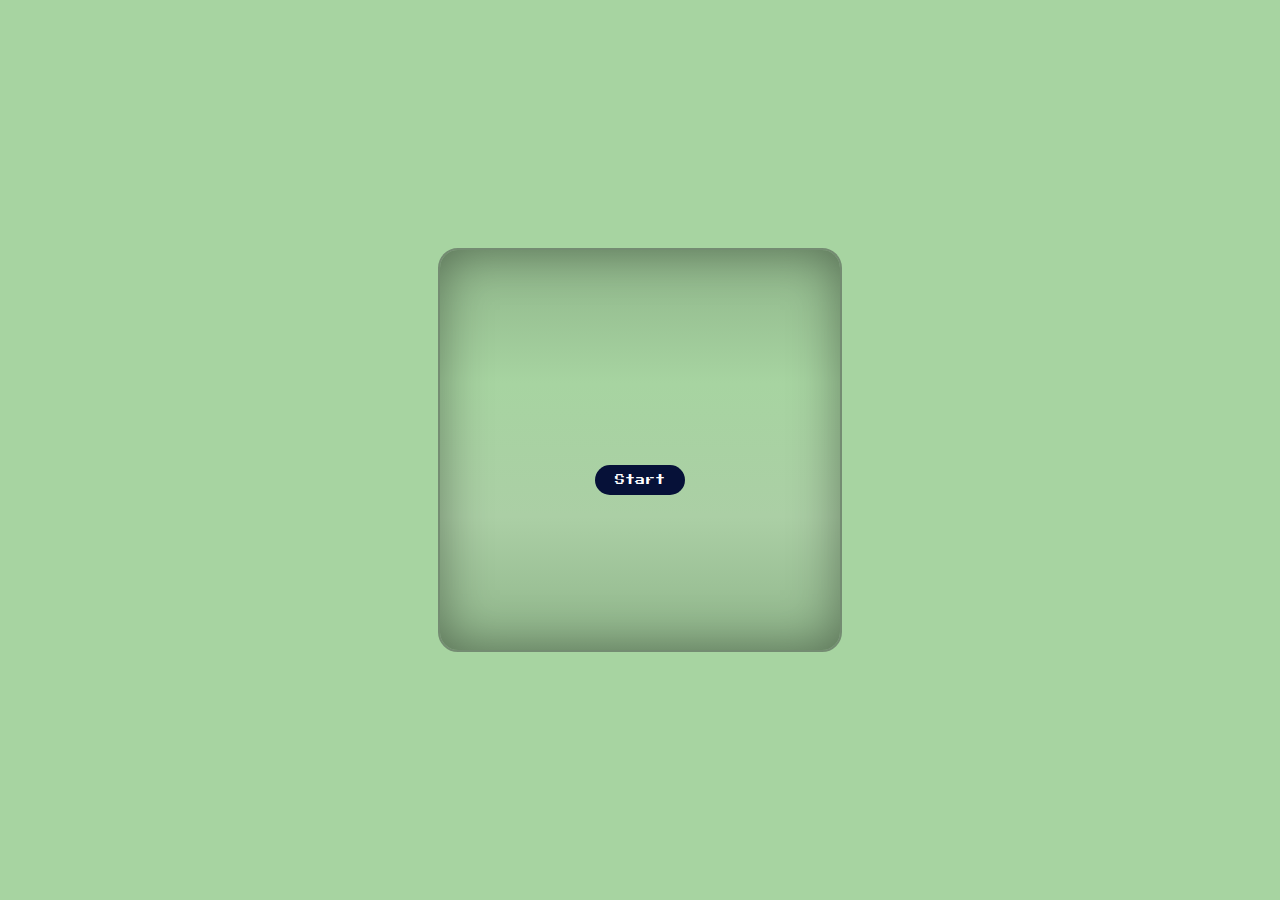
<file: SnakeGame/index.html>
<!DOCTYPE html>
<html lang="en">
  <head>
    <meta charset="UTF-8" />
    <meta name="viewport" content="width=device-width, initial-scale=1.0" />
    <title>🐍 SnakeGame 🐍</title>
    <link rel="stylesheet" href="style.css" />
  </head>
  <body>
    <!-- Canvas defines the game area -->
    <canvas id="game" width="400" height="400"></canvas>
    <button class="start-button">Start</button>
    <div class="game-over">
      <h2>Game Over</h2>
      <p>Final Score : <span class="score-display"></span>0</p>
      <button class="start-button">Restart</button>
      <audio src="coll.mp3" id="collisionSound"></audio>
      <audio src="eat.mp3" id="eatingSound"></audio>
    </div>

    <script src="snake.js"></script>
  </body>
</html>
</file>
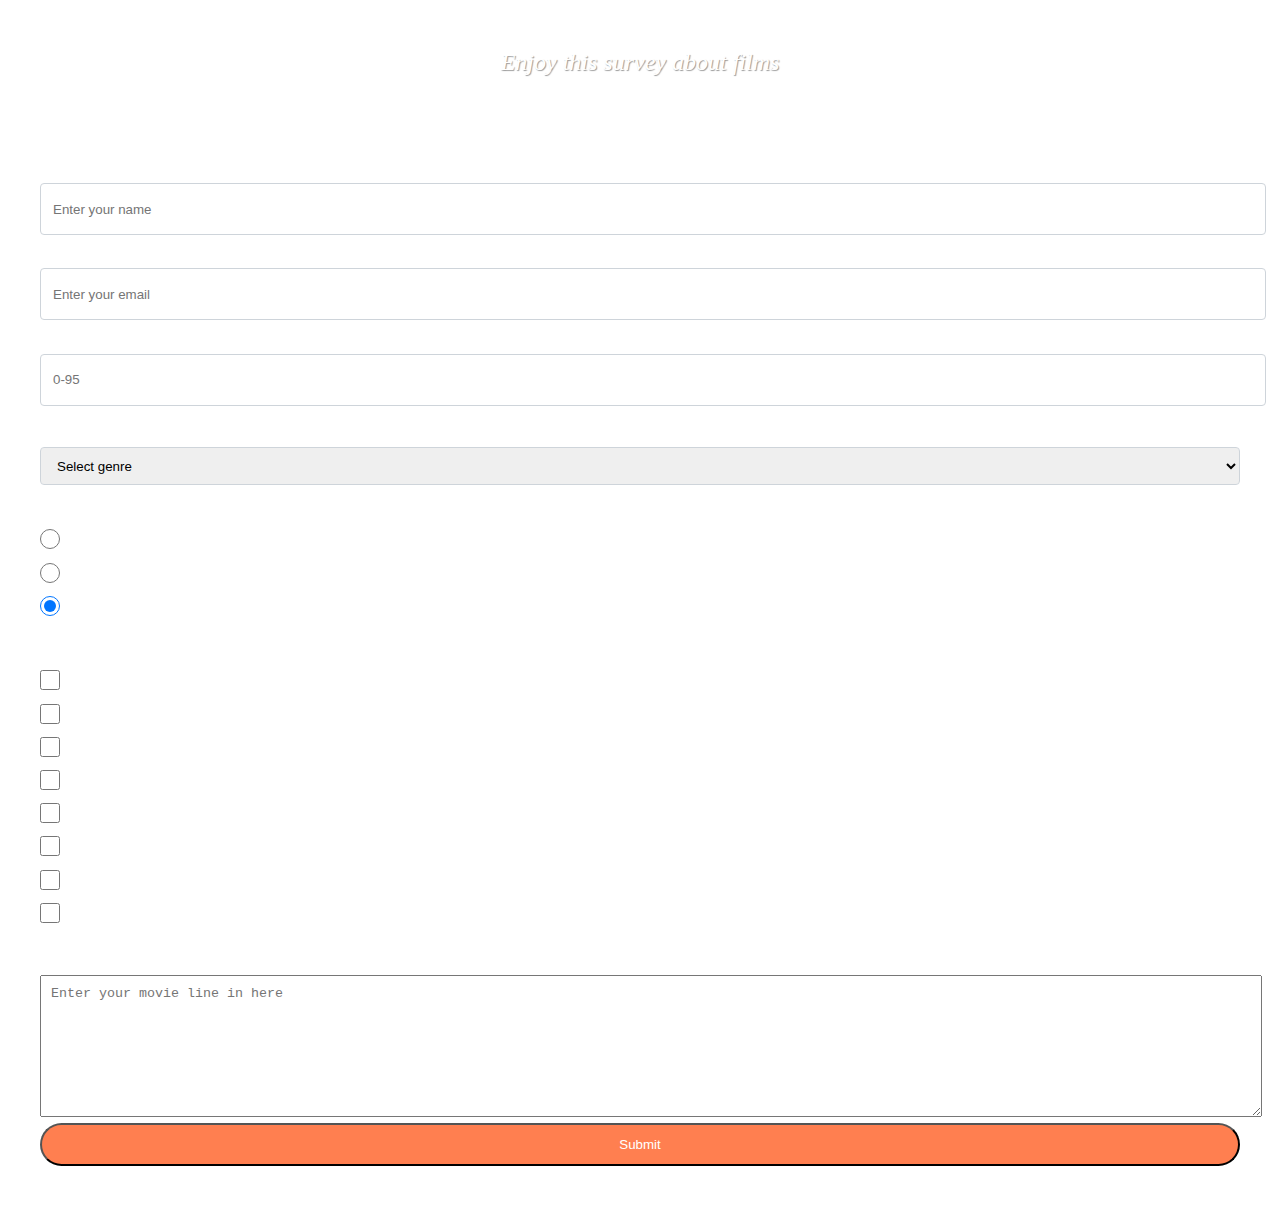
<file: SurveyMovies/index.html>
<!DOCTYPE html>
<html lang="en">
  <head>
    <meta charset="UTF-8" />
    <meta http-equiv="X-UA-Compatible" content="IE=edge" />
    <meta name="viewport" content="width=device-width, initial-scale=1.0" />
    <link rel="stylesheet" href="style.css" />
    <title>MovieSurvey</title>
  </head>
  <body>
    <!--MAIN QUESTIONS HEADER-->
    <header class="header">
      <h1 id="title" class="text-center">Ruben's Survey</h1>
      <p id="description" class="description text-center">
        Enjoy this survey about films
      </p>
    </header>
    <form id="survey-form">
      <div class="form-group">
        <label for="name" class="name-label">Name</label>
        <input
          type="text"
          name="name"
          id="name"
          class="form-control"
          placeholder="Enter your name"
          required
        />
      </div>
      <div class="form-group">
        <label for="email" class="email-label">E-mail</label>
        <input
          type="email"
          name="email"
          id="email"
          class="form-control"
          placeholder="Enter your email"
          required
        />
      </div>
      <div class="form-group">
        <label for="number" class="number-label">Age</label>
        <input
          type="number"
          name="number"
          id="number"
          class="form-control"
          placeholder="0-95"
        />
      </div>
      <div class="form-group">
        <!--DROPDOWN QUIZ-->
        <p>What kind of movies you like?</p>
        <select name="movies" id="dropdown" class="form-control" required>
          <option disabled selected value>Select genre</option>
          <option value="action">Action</option>
          <option value="drama">Drama</option>
          <option value="comedy">Comedy</option>
          <option value="horror">Horror Films</option>
        </select>
      </div>
      <div class="form-group">
        <!--INPUT-RADIO OPTIONS-->
        <p>How often you watch films?</p>
        <label>
          <input
            name="watch-films"
            value="every"
            type="radio"
            class="input-radio"
            checked
          />Every day
        </label>
        <label>
          <input
            name="watch-films"
            value="once"
            type="radio"
            class="input-radio"
            checked
          />Once per month
        </label>
        <label>
          <input
            name="watch-films"
            value="never"
            type="radio"
            class="input-radio"
            checked
          />Never
        </label>
      </div>
      <!--CHECKBOXES DECADES -->
      <div class="form-group">
        <p>What has been the best decade of cinema for you?</p>
        <label>
          <input
            name="best"
            value="50"
            type="checkbox"
            class="input-checkbox"
          />
          1950
        </label>
        <label>
          <input
            name="best"
            value="60"
            type="checkbox"
            class="input-checkbox"
          />
          1960
        </label>
        <label>
          <input
            name="best"
            value="70"
            type="checkbox"
            class="input-checkbox"
          />
          1970
        </label>
        <label>
          <input
            name="best"
            value="80"
            type="checkbox"
            class="input-checkbox"
          />
          1980
        </label>
        <label>
          <input
            name="best"
            value="90"
            type="checkbox"
            class="input-checkbox"
          />
          1990
        </label>
        <label>
          <input
            name="best"
            value="2000"
            type="checkbox"
            class="input-checkbox"
          />
          2000
        </label>
        <label>
          <input
            name="best"
            value="2010"
            type="checkbox"
            class="input-checkbox"
          />
          2010
        </label>
        <label>
          <input
            name="best"
            value="2020"
            type="checkbox"
            class="input-checkbox"
          />
          2020
        </label>
      </div>
      <!--LINE SECTION-->
      <div class="form-group">
        <p>Write your favourite movie line</p>
        <textarea
          name="movie-line"
          class="input-textarea"
          id="line"
          placeholder="Enter your movie line in here"
        ></textarea>
      </div>
      <!--SUBMIT-BUTTON-->
      <div class="form-group">
        <button type="submit" id="submit" class="submit-button">Submit</button>
      </div>
    </form>
  </body>
</html>
</file>
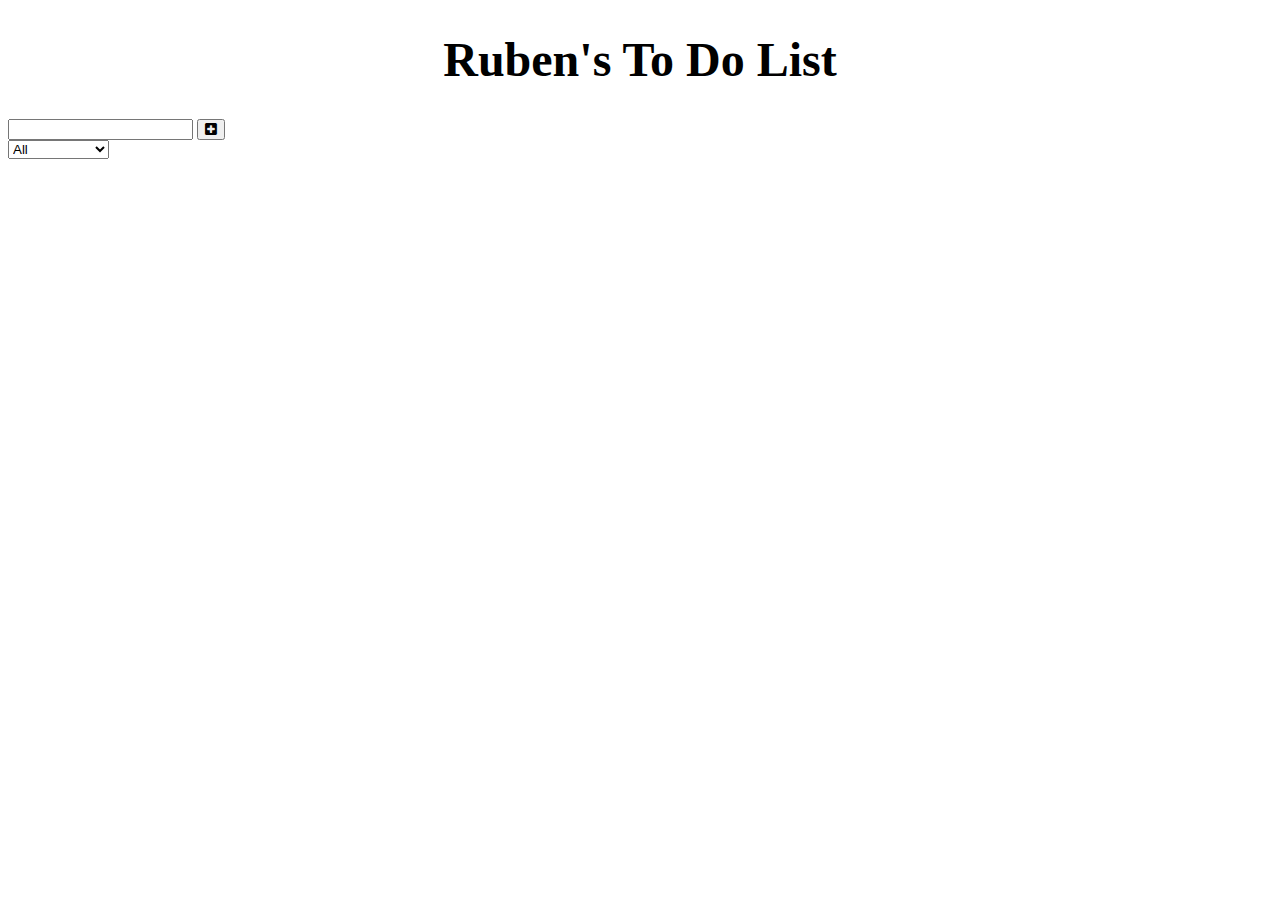
<file: TO DO LIST/index.html>
<!DOCTYPE html>
<html lang="en">
  <head>
    <meta charset="UTF-8" />
    <meta http-equiv="X-UA-Compatible" content="IE=edge" />
    <meta name="viewport" content="width=device-width, initial-scale=1.0" />
    <link
      href="https://cdnjs.cloudflare.com/ajax/libs/font-awesome/5.13.0/css/all.min.css"
      rel="stylesheet"
    />
    <link
      href="https://fonts.googleapis.com/css2?family=Poppins:wght@200&display=swap"
      rel="stylesheet"
    />
    <link rel="icon" href="data:;base64,iVBORw0KGgo=" />
    <link rel="stylesheet" href="/style.css" />
    <title>To Do List</title>
  </head>
  <body>
    <header>
      <h1>Ruben's To Do List</h1>
    </header>

    <form>
      <input type="text" class="todo-input" />
      <button class="todo-button" type="submit">
        <i class="fas fa-plus-square"></i>
      </button>
      <div class="select">
        <select name="todos" class="filter-todo">
          <option value="all">All</option>
          <option value="completed">Completed</option>
          <option value="uncompleted">Uncompleted</option>
        </select>
      </div>
    </form>
    <div class="todo-container">
      <ul class="todo-list"></ul>
    </div>

    <script src="./app.js"></script>
  </body>
</html>
</file>
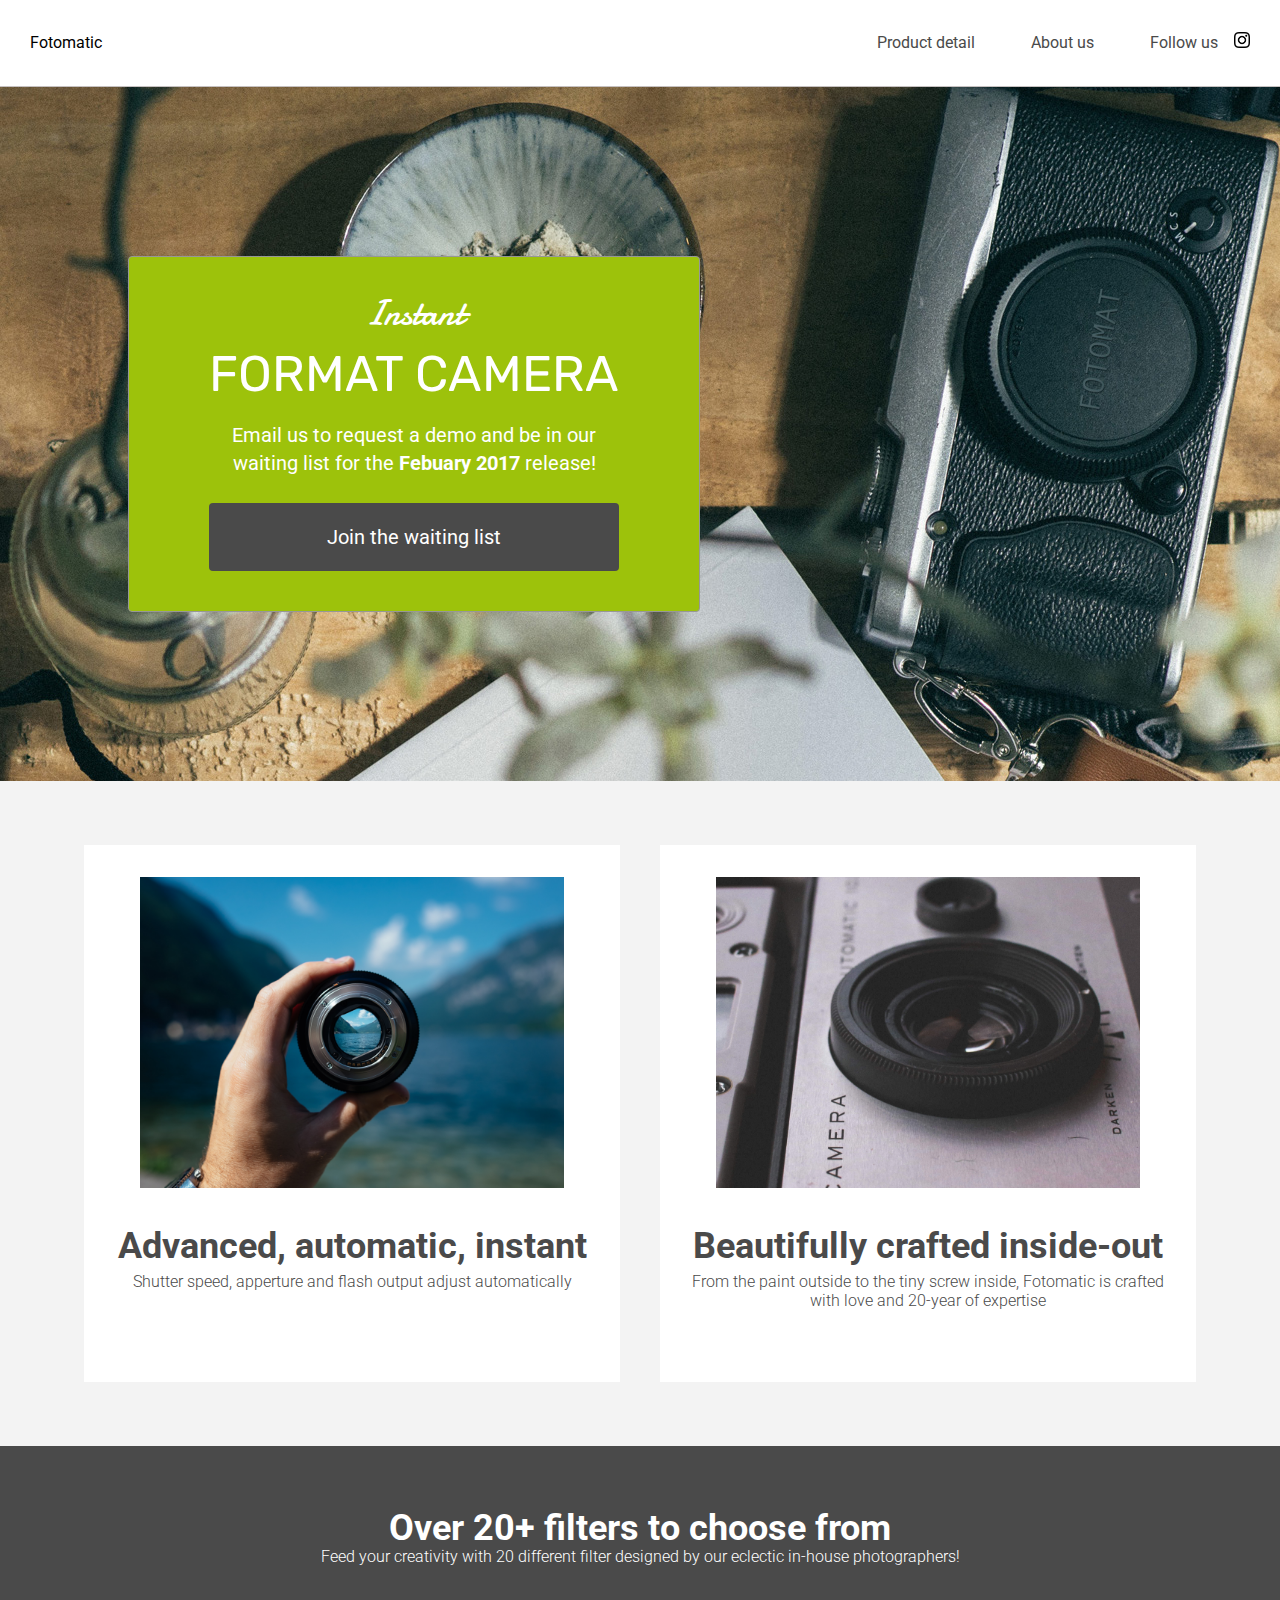
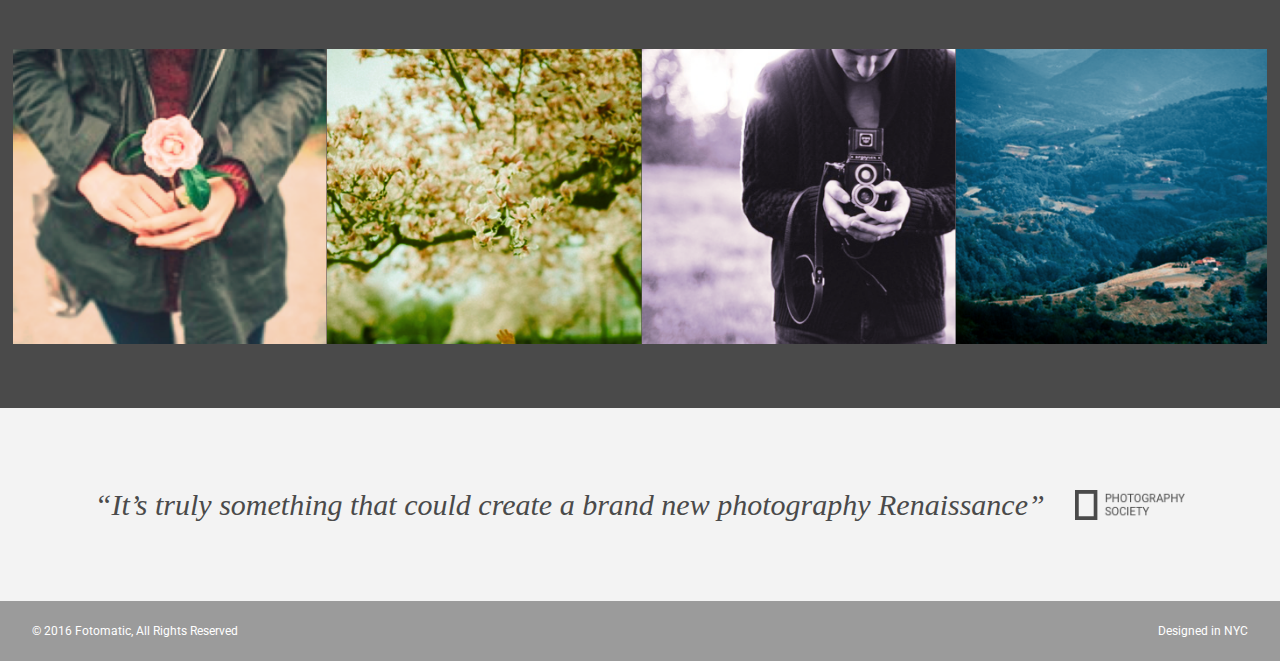
<file: CCfOto/F1C1/index.html>
<!DOCTYPE html>
<html>
<head>
  <link href="https://fonts.googleapis.com/css?family=Damion" rel="stylesheet">
  <link href="https://fonts.googleapis.com/css?family=Rubik" rel="stylesheet">
  <link href="https://fonts.googleapis.com/css?family=Roboto:300,400,600,700" rel="stylesheet">
  <link rel="stylesheet" href="./resources/css/reset.css">
  <link rel="stylesheet" href="./resources/css/style.css">
  <title>Fotomatic</title>
</head>
<body>
  <!-- Header -->
  <header>
    <div class="content">
      <a href="index.html" class="desktop logo">Fotomatic</a>
      <nav class="desktop">
        <ul>
          <li><a href="#">Product detail</a></li>
          <li><a href="#">About us</a></li>
          <li><a href="https://www.instagram.com/" target="_blank">Follow us <img class="icon" src="./resources/images/instagram.png"></a></li>
          <li><a href="#" class="button">Join us</a></li>
        </ul>
      </nav>
      <nav class="mobile">
        <ul>
          <li><a href="#"><img src="./resources/images/ic-logo.svg"></a></li>
          <li><a href="#"><img src="./resources/images/ic-product-detail.svg"></a></li>
          <li><a href="#"><img src="./resources/images/ic-about-us.svg"></a></li>
          <li><a href="#" class="button">Join us</a></li>
        </ul>
      </nav>
    </div>
  </header>

  <!-- Main Content -->
  <div class="main-content">

    <!-- Sign Up Section -->
    <div id="sign-up-section" class="banner">
      <div id="sign-up-cta">
        <div class="content center">
          <div class="header">
            <h2 class="cursive">Instant</h2>
            <h1 class="striking">FORMAT CAMERA</h1>
          </div>
          <div class="email">
            <span>
              Email us to request a demo and be in our waiting list for the <strong>Febuary 2017</strong> release!
            </span>
            <div class="button">Join the waiting list</div>
          </div>
        </div>
      </div>
    </div>

    <!-- Features Section -->
    <div id="features-section">
      <div class="feature">
        <div class="center">
          <div class="image-container">
            <img src="./resources/images/feature-1.png" />
          </div>
          <div class="content">
            <h2>Advanced, automatic, instant</h2>
            <h3>Shutter speed, apperture and flash output adjust automatically</h3>
          </div>
        </div>
      </div>
      <div class="feature">
        <div class="center">
          <div class="image-container">
            <img src="./resources/images/feature-2.png" />
          </div>
          <div class="content">
            <h2>Beautifully crafted inside-out</h2>
            <h3>From the paint outside to the tiny screw inside, Fotomatic is crafted with love and 20-year of expertise</h3>
          </div>
        </div>
      </div>
    </div>

    <!-- Filters Section -->
    <div id="filters-section">
      <div class="content center">
        <h2>Over 20+ filters to choose from</h2>
        <h3>Feed your creativity with 20 different filter designed by our eclectic in-house photographers!</h3>
      </div>
      <div class="images-container">
        <div class="image-container">
          <img src="./resources/images/filter-1.png" />
        </div>
        <div class="image-container">
          <img src="./resources/images/filter-2.png" />
        </div>
        <div class="image-container">
          <img src="./resources/images/filter-3.png" />
        </div>
        <div class="image-container extra">
          <img src="./resources/images/filter-4.png" />
        </div>
      </div>
    </div>

    <!-- Quotes Section -->
    <div id="quotes-section">
      <div class="content center">
        <span class="quote">“It’s truly something that could create a brand new photography Renaissance”</span>
        <img class="quote-citation" src="./resources/images/photography-logo.png" />
      </div>
    </div>

    <!-- Footer -->
    <footer>
      <div class="content">
        <span class="copyright">© 2016  Fotomatic, All Rights Reserved</span>
        <span class="location">Designed in NYC</span>
      </div>
    </footer>

  </div>
</body>
</html>
</file>
<file: SnakeGame/style.css>
@import url("https://fonts.googleapis.com/css2?family=Fira+Code:wght@300&family=Press+Start+2P&display=swap");

html,
body {
  height: 100%;
  width: 100%;
  margin: 0;
  background-color: #a7d4a1;
}
body {
  display: flex;
  align-items: center;
  justify-content: center;
  font-family: "Press Start 2P", cursive;
}

canvas {
  border: 2px solid #748c72;
  background: linear-gradient(#8fb58a, #a7d4a1, #abcfa5, #8fb58a);
  box-shadow: inset 0 0 50px rgba(0, 0, 0, 0.4);
  border-radius: 20px;
}
.start-button {
  font-family: "Press Start 2P", cursive;
  margin-top: 60px;
  position: absolute;
  display: flex;
  align-items: center;
  justify-content: center;
  background-color: #061138;
  color: white;
  border: none;
  padding: 10px 20px;
  font-size: 10px;
  cursor: pointer;
  border-radius: 20px;
}
.game-over {
  position: absolute;
  display: flex;
  align-items: center;
  justify-content: center;
  text-align: center;
  display: none;
  font-size: 12px;
}
.score-display {
  color: #000;
  margin-bottom: 105px;
  text-align: center;
}
</file>
<file: SurveyMovies/style.css>
body {
  font-size: 1rem;
  font-weight: 400;
  line-height: 1.4;
  color: white;
  margin: 0;
  background-image: url(https://images.pexels.com/photos/3921045/pexels-photo-3921045.jpeg?auto=compress&cs=tinysrgb&dpr=2&h=750&w=1260);
  background-size: cover;
  background-repeat: no-repeat;
  background-position: center;
}
h1 {
  font-weight: 400;
  line-height: 1.2;
}
p {
  font-size: 1.5rem;
}
h1,
p {
  margin-top: 0;
  margin-bottom: 0.5rem;
}
label {
  display: flex;
  align-items: center;
  font-size: 1.125rem;
  margin-bottom: 0.5rem;
}
input,
button,
select,
textarea {
  margin: 0;
}
button {
  border-radius: 0.5;
}
.container {
  width: 100%;
  margin: 3.125rem auto 0 auto;
}

@media (min-width: 576px) {
  .container {
    max-width: 540px;
  }
}

@media (min-width: 768px) {
  .container {
    max-width: 720px;
  }
}

.header {
  padding: 0 0.625rem;
  margin-bottom: 1.875rem;
}
.description {
  font-style: italic;
  font-weight: 200;
  text-shadow: 1px 1px 1px rgba(0, 0, 0, 0.4);
}
.text-center {
  text-align: center;
}
/* form */

form {
  padding: 2.5rem 0.625rem;
  border-radius: 0.25rem;
}

@media (min-width: 480px) {
  form {
    padding: 2.5rem;
  }
}
form-group {
  margin: 0 auto 1.25rem auto;
  padding: 0.25rem;
}
.form-control {
  display: block;
  width: 100%;
  height: 2.375rem;
  padding: 0.375rem 0.75rem;

  background-clip: padding-box;
  border: 1px solid #ced4da;
  border-radius: 0.25rem;
  transition: border-color 0.15s ease-in-out, box-shadow 0.15s ease-in-out;
}

.input-radio,
.input-checkbox {
  display: inline-block;
  margin-right: 0.625rem;
  min-height: 1.25rem;
  min-width: 1.25rem;
}

.input-textarea {
  min-height: 120px;
  width: 100%;
  padding: 0.625rem;
  resize: vertical;
}

.submit-button {
  display: block;
  width: 100%;
  padding: 0.75rem;
  background: coral;
  color: inherit;
  border-radius: 2rem;
  cursor: pointer;
}
</file>
<file: style.css>
h1 {
  font-size: 2.5rem;
  text-align: center;
}

.form-group {
  margin-bottom: 1.5rem;
}

.btn-primary {
  display: block;
  margin: 0 auto;
}

.col-lg-6 {
  margin: 0 auto;
}

#result {
  text-align: center;
  font-size: 2rem;
  margin-bottom: 1.5rem;
}

#dog-image {
  max-width: 100%;
  min-width: auto;
  min-height: 425px;
  height: auto;
  margin-top: 1rem;
}

@media screen and (min-width: 576px) {
  h1 {
    font-size: 3rem;
  }
}
</file>
<file: CCfOto/F1C1/resources/css/style.css>
/* Universal Styles */

html {
  font-family: "Roboto", sans-serif;
  font-size: 16px;
}

.main-content {
  position: relative;
  top: 5.3125rem; /* To offset for fixed header. */
}

.center {
  text-align: center;
}

.button {
  border-radius: 4px;
  background-color: #4a4a4a;
  color: white;
}

.image-container {
  overflow: hidden;
}

.image-container img {
  display: block;
  max-width: 100%;
}

@media only screen and (max-width: 895px) {
  .main-content {
    top: 2.5625rem;
  }
}

/* Header */

header {
  position: fixed;
  z-index: 100;
  width: 100%;
  border-bottom: solid 1px #c6c1c1;
  background-color: white;
}

header .content {
  display: flex;
  align-items: center;
  padding: 1.875rem;
}

header .logo {
  flex: 1;
}

header nav ul {
  display: flex;
}

nav li {
  padding-left: 3.5rem;
}

nav a {
  vertical-align: bottom;
  line-height: 1.6;
  font-size: 1rem;
  color: #4a4a4a;
}

nav .button {
  padding: .1875rem .5rem;
  background-color: #9dc20b;
  line-height: 1.6;
  color: white;
}

nav li:last-child {
  display: none;
}

header .icon {
  width: 1rem;
  padding-left: .75rem;
}

header .mobile {
  display: none;
}

@media only screen and (max-width: 895px) {
  nav li:last-child {
    display: block;
  }

  header .content {
    padding: 1rem 1rem;
  }
}

@media only screen and (max-width: 600px) {
  header .desktop {
    display: none;
  }

  header .mobile {
    display: block;
    width: 100%;
  }

  header .content {
    padding: .5rem 0;
  }

  header .mobile ul {
    display: flex;
    justify-content: space-around;
    align-items: center;
    width: 100%;
  }

  header .mobile li {
    padding: 0;
  }
}

/* Sign Up Section */

#sign-up-section {
  display: flex;
  justify-content: flex-start;
  align-items: flex-start;
  height: 43.5rem;
  background-image: url('../images/banner-landingpage.jpg');
  background-position: bottom;
  background-size: cover;
  background-repeat: no-repeat;
}

#sign-up-cta {
  position: relative;
  top: 171px;
  left: 10%;
  padding: 0 5rem 2.5rem 5rem;
  border: solid 1px #979797;
  border-radius: 4px;
  background-color: #9dc20b;
}

#sign-up-cta .content {
  width: 25.625rem;
  margin-top: 2rem;
  font-family: "Roboto", sans-serif;
  font-size: 1.25rem;
  line-height: 1.4;
  color: white;
}

#sign-up-cta h1 {
  font-size: 3.125rem;
}

#sign-up-cta h2 {
  font-size: 2.25rem;
}

#sign-up-cta span strong {
  font-weight: bold;
}

#sign-up-cta .cursive {
  font-family: "Damion", cursive;
}

#sign-up-cta .striking {
  font-family: "Rubik", sans-serif;
  padding-bottom: .75rem;
}

#sign-up-cta .button {
  margin-top: 1.625rem;
  padding: 1.25rem 7.25rem;
}

@media only screen and (max-width: 895px) {
  #sign-up-section {
    align-items: center;
    justify-content: center;
    height: 28rem;
  }

  #sign-up-cta {
    position: static;
    width: auto;
    height: auto;
    background-color: transparent;
    border: none;
  }

  #sign-up-cta .content {
    margin-top: 0;
  }

  #sign-up-cta .email {
    display: none;
  }

  #sign-up-cta h1 {
    font-size: 3.125rem;
  }

  #sign-up-cta h2 {
    font-size: 2.25rem;
  }
}

@media only screen and (max-width: 600px) {
  #sign-up-section {
    height: 20rem;
  }

  #sign-up-cta h1 {
    font-size: 2.25rem;
  }

  #sign-up-cta h2 {
    font-size: 2rem;
  }
}

/* Features Section */

#features-section {
  display: flex;
  justify-content: space-between;
  padding: 4rem 5%;
  background-color: #f3f3f3;
}

.feature {
  flex: 1;
  padding: 2rem;
  margin: 0px 1.25rem;
  background-color: white;
}

.feature .image-container {
  width: 90%;
  height: 65%;
  margin: 0 auto;
}

.feature .content {
  padding: 2.5rem 0;
}

.feature h2 {
  padding-bottom: .5rem;
  font-size: 2.25rem;
  font-weight: bold;
  color: #4a4a4a;
}

.feature h3 {
  font-size: 1rem;
  line-height: 1.2;
  font-weight: 300;
  color: #4a4a4a;
}

@media only screen and (max-width: 895px) {
  #features-section {
    padding: 1rem;
  }

  .feature {
    margin: 0px .5rem;
    padding: 1rem;
  }

  .feature h2 {
    font-size: 2rem;
    line-height: 1.3;
  }

  .feature h3 {
    font-size: .875rem;
    line-height: 1.4;
  }
}

@media only screen and (max-width: 600px) {
  #features-section {
    flex-flow: column;
    padding: 0;
  }

  .feature {
    margin: 0;
    padding: 1.25rem 1rem 0 1rem;
  }

  .feature .content {
    padding: 1.25rem 0 1.875rem 0;
  }
}

/* Filters Section */

#filters-section {
  padding: 4rem 0;
  background-color: #4a4a4a;
}

#filters-section .content {
  padding: 0 .625rem;
  margin-bottom: 5rem;
}

#filters-section .content h2 {
  font-size: 2.25rem;
  font-weight: bold;
  color: white;
}

#filters-section .content h3 {
  font-size: 1rem;
  line-height: 1.4;
  font-weight: 300;
  color: white;
}

#filters-section .images-container {
  display: flex;
  max-width: 100%;
  padding: 0 1%;
}

@media only screen and (max-width: 600px) {
  #filters-section {
    padding: 1.5rem 0 0 0;
  }

  #filters-section .content {
    margin-bottom: 1rem;
  }

  #filters-section .content h2 {
    padding-bottom: .625rem;
    font-size: 1.125rem;
    line-height: 1.3;
    font-weight: normal;
  }

  #filters-section .content h3 {
    font-size: .875rem;
    line-height: 1.4;
  }

  #filters-section .images-container {
    padding: 0;
  }

  #filters-section .extra {
    display: none;
  }
}

/* Quotes Section */

#quotes-section {
  background-color: #f3f3f3;
}

#quotes-section .content {
  display: flex;
  align-items: center;
  justify-content: center;
  padding: 5rem 1.5rem;
}

#quotes-section .quote {
  padding-right: 1.875rem;
  font-family: "Palatino", serif;
  font-size: 1.875rem;
  line-height: 1.1;
  font-style: italic;
  color: #4a4a4a;
}

#quotes-section .quote-citation {
  height: 1.875rem;
}

@media only screen and (max-width: 895px) {
  #quotes-section .content {
    padding: 3rem 1.5rem;
  }
}

@media only screen and (max-width: 600px) {
  #quotes-section .content {
    flex-flow: column;
    padding: 1.875rem .625rem;
  }

  #quotes-section .quote {
    font-size: 1.5rem;
    line-height: 1.4;
  }

  #quotes-section .quote-citation {
    display: block;
    padding-top: 1rem;
    margin: auto;
  }
}

/* Footer */

footer {
  background-color: #9b9b9b;
  padding: 1.5rem 2rem;
}

footer .content {
  color: white;
  display: flex;
  font-size: .75rem;
}

footer .copyright {
  flex-grow: 1;
}

@media only screen and (max-width: 600px) {
  footer .content {
    font-size: .625rem;
  }
}
</file>
